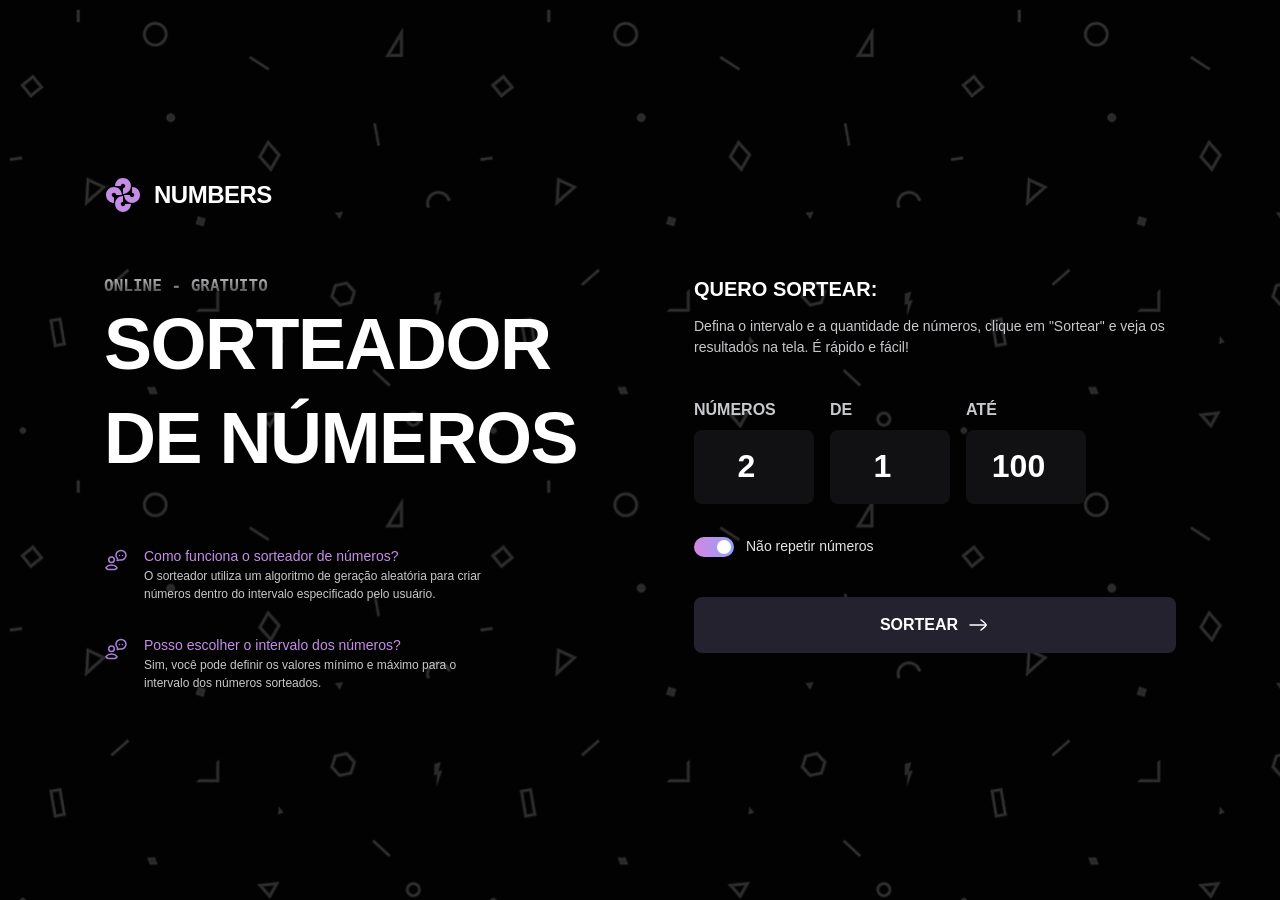
<file: I am/index.html>
<!DOCTYPE html>
<html lang="pt-BR">
<head>
    <meta charset="UTF-8">
    <meta name="viewport" content="width=device-width, initial-scale=1.0">
    <link rel="stylesheet" href="style.css">
    <title>Sorteador de Números</title>
</head>

<body>
    <div class="container-info">
        <header class="logo">
            <img src="img/logo.svg" alt="logo">
            <span>NUMBERS</span>
        </header>

        <main class="main-content">
            <section class="left-panel">
                <span class="subtitle">ONLINE - GRATUITO</span>
                <h1 class="title">SORTEADOR<br>DE NÚMEROS</h1>

                <div class="question">
                    <div class="question-item" id="as">
                        <div class="question-icon">
                            <img src="img/personQuestion.svg" alt="Ícone de pergunta">
                        </div>
                        <div class="question-text">
                            <h3>Como funciona o sorteador de números?</h3>
                            <p>O sorteador utiliza um algoritmo de geração aleatória para criar números dentro do intervalo especificado pelo usuário.</p>
                        </div>
                    </div>
                    <div class="question-item" id="what">
                        <div class="question-icon">
                            <img src="img/personQuestion.svg" alt="Ícone de pergunta">
                        </div>
                        <div class="question-text">
                            <h3>Posso escolher o intervalo dos números?</h3>
                            <p>Sim, você pode definir os valores mínimo e máximo para o intervalo dos números sorteados.</p>
                        </div>
                    </div>
                </div>
            </section>

            <section class="right-panel">
                <div class="container-form">
                    <h2>QUERO SORTEAR:</h2>
                    <p>Defina o intervalo e a quantidade de números, clique em "Sortear" e veja os resultados na tela. É rápido e fácil!</p>

                    <div class="input-ground">
                        <div class="input-box">
                            <label>NÚMEROS</label>
                            <input type="number" id="qtd" value="2" min="1">
                        </div>
                        <div class="input-box">
                            <label>DE</label>
                            <input type="number" id="min" value="1" min="0">
                        </div>
                        <div class="input-box">
                            <label>ATÉ</label>
                            <input type="number" id="max" value="100" min="1">
                        </div>
                    </div>

                    <div class="option">
                        <label class="switch">
                            <input type="checkbox" id="no-repeat" checked="true">
                            <span class="slider"></span>
                        </label>
                        <span class="option-text">Não repetir números</span>
                    </div>

                    <button class="button-sortear">
                        SORTEAR
                        <img src="img/seta.svg" alt="Sortear">
                    </button>

                </div>

                <div class="container-result">
                    <h3 class="result-title">RESULTADO DO SORTEIO</h3>
                    <P class="result-subtitle">1° RESULTADO</P>

                    <div class="result-numbers" id="result-numbers">
                        <button class="again-button">
                           SORTEAR NOVAMENTE
                          <img src="img/again.svg" alt="Sortear Novamente">
                        </button>
                    </div>
                </div>
            </section>
        </main>
    </div>

    <script src="script.js"></script>
</body>
</html>
</file>
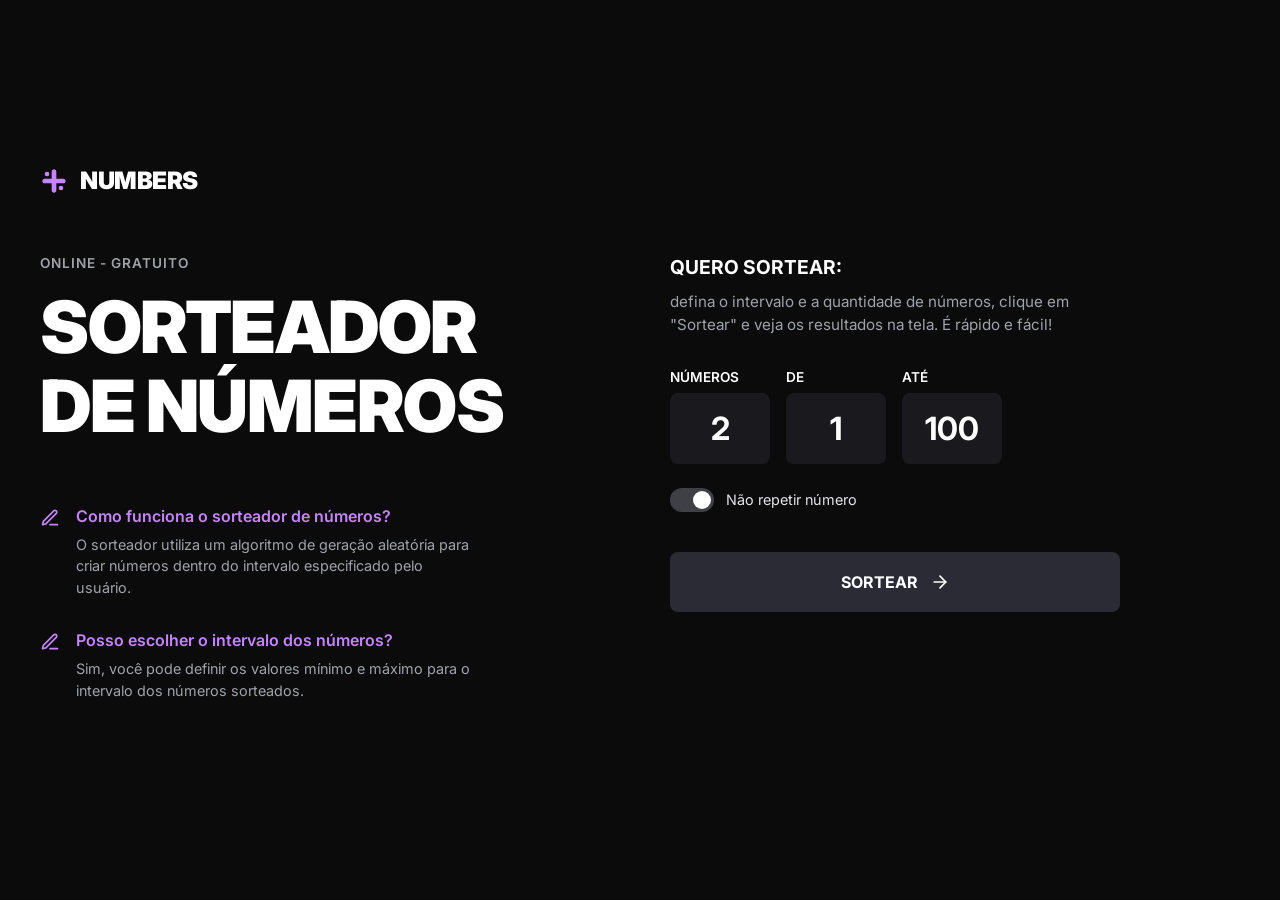
<file: IA/index.html>
<!DOCTYPE html>
<html lang="pt-BR">
<head>
    <meta charset="UTF-8">
    <meta name="viewport" content="width=device-width, initial-scale=1.0">
    <title>Sorteador de Números</title>
    <link rel="stylesheet" href="style.css">
    <link rel="preconnect" href="https://fonts.googleapis.com">
    <link rel="preconnect" href="https://fonts.gstatic.com" crossorigin>
    <link href="https://fonts.googleapis.com/css2?family=Inter:wght@400;500;700;900&display=swap" rel="stylesheet">
</head>
<body>

    <div class="container">
        <header class="logo">
            <svg width="28" height="28" viewBox="0 0 24 24" fill="none" xmlns="http://www.w3.org/2000/svg">
                <path d="M12 2C10.8954 2 10 2.89543 10 4V10H4C2.89543 10 2 10.8954 2 12C2 13.1046 2.89543 14 4 14H10V20C10 21.1046 10.8954 22 12 22C13.1046 22 14 21.1046 14 20V14H20C21.1046 14 22 13.1046 22 12C22 10.8954 21.1046 10 20 10H14V4C14 2.89543 13.1046 2 12 2Z" fill="#C684FF"/>
                <circle cx="6" cy="6" r="2" fill="#C684FF"/>
                <circle cx="18" cy="18" r="2" fill="#C684FF"/>
            </svg>
            <span>NUMBERS</span>
        </header>

        <main class="main-content">
            <section class="left-panel">
                <span class="badge">ONLINE - GRATUITO</span>
                <h1 class="title">SORTEADOR<br>DE NÚMEROS</h1>

                <div class="faq">
                    <div class="faq-item">
                        <div class="faq-icon">
                            <svg width="20" height="20" viewBox="0 0 24 24" fill="none" stroke="#C684FF" stroke-width="2" stroke-linecap="round" stroke-linejoin="round"><path d="M12 20h9"></path><path d="M16.5 3.5a2.121 2.121 0 0 1 3 3L7 19l-4 1 1-4L16.5 3.5z"></path></svg>
                        </div>
                        <div class="faq-text">
                            <h3>Como funciona o sorteador de números?</h3>
                            <p>O sorteador utiliza um algoritmo de geração aleatória para criar números dentro do intervalo especificado pelo usuário.</p>
                        </div>
                    </div>

                    <div class="faq-item">
                        <div class="faq-icon">
                            <svg width="20" height="20" viewBox="0 0 24 24" fill="none" stroke="#C684FF" stroke-width="2" stroke-linecap="round" stroke-linejoin="round"><path d="M12 20h9"></path><path d="M16.5 3.5a2.121 2.121 0 0 1 3 3L7 19l-4 1 1-4L16.5 3.5z"></path></svg>
                        </div>
                        <div class="faq-text">
                            <h3>Posso escolher o intervalo dos números?</h3>
                            <p>Sim, você pode definir os valores mínimo e máximo para o intervalo dos números sorteados.</p>
                        </div>
                    </div>
                </div>
            </section>

            <section class="right-panel">
                
                <div id="form-card" class="card">
                    <h2>QUERO SORTEAR:</h2>
                    <p class="desc">defina o intervalo e a quantidade de números, clique em "Sortear" e veja os resultados na tela. É rápido e fácil!</p>

                    <div class="input-group">
                        <div class="input-box">
                            <label>NÚMEROS</label>
                            <input type="number" id="qtd" value="2" min="1">
                        </div>
                        <div class="input-box">
                            <label>DE</label>
                            <input type="number" id="min" value="1" min="0">
                        </div>
                        <div class="input-box">
                            <label>ATÉ</label>
                            <input type="number" id="max" value="100" min="1">
                        </div>
                    </div>

                    <div class="toggle-group">
                        <label class="switch">
                            <input type="checkbox" id="no-repeat" checked>
                            <span class="slider"></span>
                        </label>
                        <span class="toggle-label">Não repetir número</span>
                    </div>

                    <button class="btn-action" id="btn-sortear">
                        SORTEAR 
                        <svg width="20" height="20" viewBox="0 0 24 24" fill="none" stroke="currentColor" stroke-width="2" stroke-linecap="round" stroke-linejoin="round"><line x1="5" y1="12" x2="19" y2="12"></line><polyline points="12 5 19 12 12 19"></polyline></svg>
                    </button>
                </div>

                <div id="result-card" class="card" style="display: none;">
                    <h2 class="result-title">RESULTADO DO SORTEIO</h2>
                    <p class="result-subtitle" id="sorteio-num">1º RESULTADO</p>

                    <div class="drawn-numbers" id="drawn-numbers">
                        </div>

                    <button class="btn-action" id="btn-sortear-novamente">
                        SORTEAR NOVAMENTE 
                        <svg width="20" height="20" viewBox="0 0 24 24" fill="none" stroke="currentColor" stroke-width="2" stroke-linecap="round" stroke-linejoin="round"><path d="M3 12a9 9 0 1 0 9-9 9.75 9.75 0 0 0-6.74 2.74L3 8"></path><path d="M3 3v5h5"></path></svg>
                    </button>
                </div>

            </section>
        </main>
    </div>

    <script src="script.js"></script>
</body>
</html>
</file>
<file: I am/style.css>
/* ========================================= */
/* RESET E FONTES BÁSICAS */
/* ========================================= */

@import url(https://fonts.google.com/specimen/Sora?query=sora&specimen.preview.text=Whereas+recognition+of+the+inherent+dignity);
@import url(https://fonts.google.com/specimen/Roboto+Mono?query=roboto+mono);
@import url(https://fonts.google.com/specimen/Roboto+Flex?query=roboto+flex);

*{
    margin: 0;
    padding: 0;
    box-sizing: border-box;
    font-family: 'Sora', sans-serif;
}

body{
    background: url(img/linha.svg);
    background-size: cover;
    background-color: #020202;
    color: #FFFFFF; 
    min-height: 100vh;
    display: flex;
    justify-content: center;
    align-items: center;
    padding: 2rem;
}

.container{
    max-width: 1200px;
    width: 100%;
}  

/* ========================================= */
/* CABEÇALHO (LOGO) */
/* ========================================= */

.logo{
    display: flex;
    align-items: center;
    gap: 12px;
    margin-bottom: 60px;
}

.logo span{
    font-size: 1.5rem;
    font-weight: 900;
    letter-spacing: -0.5px;
}

/* ========================================= */
/* LOYOUT PRINCIPAL (DIVISÃO DE COLUNAS) */
/* ========================================= */

.main-content{
    display: flex;
    justify-content: space-between;
    gap: 108px;
    flex-wrap: wrap;
}

.left-panel, .right-panel{
    flex: 1;
    max-width: 508px;
    min-width: 482px;
}

/* ========================================= */
/* PAINEL ESQUERDO (TEXT E QUESTIONS) */
/* ========================================= */

.subtitle{
    font-family: 'Roboto Mono', monospace;
    background: linear-gradient(#C7C9CC 0%, #3D3D3D 100%);
    -webkit-background-clip: text;
    -webkit-text-fill-color: transparent;
    font-size: 16px;
    line-height: 150%;
    font-weight: 700;
    /* letter-spacing: 1px; */
    text-transform: uppercase;
    /* display: block; */
    /* margin-bottom: 16px; */
}

.title {
    font-size: 72px;
    line-height: 130%;
    font-weight: 800;
    text-transform: uppercase;
    letter-spacing: -1.5px;
    margin-bottom: 60px;
}

.question-item {
    font-family: 'Roboto Flex', sans-serif;
    display: flex;
    gap: 16px;
    margin-bottom: 32px;
}

.question-icon {
    margin-top: 2px;
}

.question-icon img {
    width: 24px;
    height: 24px;
    /* Este filtro converte branco para o roxo #C58DE7 */
    filter: invert(75%) sepia(45%) saturate(450%) hue-rotate(225deg) brightness(230%) contrast(95%);
    opacity: 0.9;
}

.question-text h3 {
    color: #C58DE7;
    font-size: 14px;
    line-height: 150%;
    font-weight: 500;
    text-transform: default;
    /* margin-bottom: 8px; */
}

.question-text p {
    color: #C7C9CC;
    font-size: 12px;
    line-height: 150%;
    font-weight: 500;
    text-transform: default;
    max-width: 358px;
}

/* ========================================= */
/* PAINEL DIREITO (FORMULÁRIO) */
/* ========================================= */

.container-form h2 {
    font-family: 'Roboto Flex', sans-serif;
    font-size: 20px;
    font-weight: 700;
    line-height: 150%;
    text-transform: default;
    margin-bottom: 12px;
}

.container-form p {
    color: #C7C9CC;
    font-size: 14px;
    line-height: 150%;
    font-weight: 500;
    text-transform: default;
    margin-bottom: 40px;
    max-width: 482px;
}

.input-ground {
    display: flex;
    gap: 16px;
    margin-bottom: 32px;
}

.input-box {
    display: flex;
    flex-direction: column;
    gap: 8px;
    flex: 1;
    max-width: 120px;
}

.input-box label {
    font-size: 16px;
    font-weight: 700;
    line-height: 150%;
    color: #C7C9CC;
}

.input-box input {
    background-color: #111012;
    border: none;
    color: #FFFFFF;
    font-size: 32px;
    font-weight: 700;
    line-height: 130%;
    text-transform: uppercase;
    text-align: center;
    padding: 16px 8px;
    border-radius: 8px;
    outline: none;
    transition: background-color 0.2s ease;
}

.input-box input:focus {
    background-color: #25252A;
}

/* Ocultar setas padrão dos inputs numéricos */
.inout-box input[type=number]::-webkit-inner-spin-button,
.input-box input[type=number]::-webkit-outer-spin-button {
    -webkit-appearance: none;
    margin: 0;
}
.input-box input[type=number] {
    -moz-appearance: textfield;
}

/* ========================================= */
/* SWITCH (NÃO REPETIR NÚMERO) E ANIMAÇÃO */
/* ========================================= */

.option {
    display: flex;
    align-items: center;
    gap: 12px;
    margin-bottom: 40px;
}

.switch {
    position: relative;
    display: inline-block;
    width: 40px;
    height: 20px;
}

.switch input {
    opacity: 0;
    width: 0;
    height: 0;
}

.slider {
    position: absolute;
    cursor: pointer;
    top: 0;
    left: 0;
    right: 0;
    bottom: 0;
    background-color: #3f3f46;
    transition: 0.4s;
    border-radius: 34px;
}

.slider:before {
    position: absolute;
    content: "";
    height: 14px;
    width: 14px;
    left: 3px;
    bottom: 3px;
    background-color: white;
    transition: 0.4s;
    border-radius: 50%;
}  

input:checked + .slider {
    background: linear-gradient(to right, #D586E0 0%, #91A1FA 98.93%);
}

input:checked + .slider:before {
    transform: translateX(20px);
}

.option-text {
    font-family: 'Roboto Flex', sans-serif;
    font-size: 14px;
    line-height: 150%;
    font-weight: 500;
    color: #E4E4E7;
}

/* ========================================= */
/* BOTÃO DE SORTEAR (HOVER) */
/* ========================================= */
.button-sortear {
    background-color: #24222E;
    color: #FFFFFF;
    border: none;
    width: 100%;
    max-width: 482px;
    padding: 16px;
    font-size: 16px;
    font-weight: 700;
    border-radius: 8px;
    cursor: pointer;
    display: flex;
    justify-content: center;
    align-items: center;
    gap: 8px;
    text-transform: uppercase;
    transition: background-color 0.2s ease, transform 0.1s ease;
}

.button-sortear img,
.button-sortear svg {
    background: transparent;
}

.button-sortear:hover {
    background-color: #3A3A45;
    transform: translateY(-2px);
}

.button-sortear:active {
    transform: scale(0.98);
}

/* ========================================= */
/* RESPONSIVIDADE (CELULARES) */
/* ========================================= */
@media (max-width: 768px) {

    .title {
        font-size: 3rem;
    }

    .input-ground {
        flex-direction: column;
    }

    .input-box {
        max-width: 100%;
    }
}



/* ========================================= */
/* TELA DE RESULTADOS E ANIMAÇÃO */
/* ========================================= */

.container-result {
    display: none;
    flex-direction: column;
    align-items: center;
    justify-content: center;
    text-align: center;
    width: 100%;
}

.result-title {
    font-size: 1.25rem;
    font-weight: 700;
    margin-bottom: 8px;
    letter-spacing: 1px;
}

.result-subtitle {
    color: #9FA3A9;
    font-size: 0.95rem;
    font-weight: 600;
    letter-spacing: 1px;
    margin-bottom: 60px;
}

.result-numbers {
    display: flex;
    justify-content: center;
    flex-wrap: wrap;
    gap: 30px;
    /* font-size: 4.5rem; */
    /* font-weight: 700; */
    /* color: #C684FF; */
    margin-bottom: 60px;
    min-height: 120px;
}

.number-box {
    position: relative;
    display: flex;
    justify-content: center;
    align-items: center;
    width: 100px;
    height: 100px;
}

.bg-shape {
    position: absolute;
    width: 100%;
    height: 100%;
    background: linear-gradient(135deg, #D586E0 0%, #91A1FA 98.93%);
    border-radius: 20%;
    opacity: 0;
    transform: scale(0) rotate(0deg);
    animation: popShape 1.5s ease-in-out forwards;
}

.num-text {
    position: relative;
    font-size: 4.5rem;
    font-weight: 700;
    color: transparent;
    transform: scale(0);
    z-index: 2;
    animation: popText 1.5s ease-in-out forwards;
}

.again-button {
    background-color: #24222E;
    color: #FFFFFF;
    border: none;
    width: 100%;
    max-width: 482px;
    padding: 16px;
    font-size: 16px;
    font-weight: 700;
    border-radius: 8px;
    cursor: pointer;
    display: flex;
    justify-content: center;
    align-items: center;
    gap: 8px;
    text-transform: uppercase;
    transition: background-color 0.3s ease, transform 0.1s ease;

    opacity: 0;
    transform: translateY(20px);
}

.again-button:hover {
    background-color: #3A3A45;
}

.again-button.show {
    animation: fadeInUp 0.5s ease forwards;
}

/* --- KEYFRAMES (As regras da animação quadro a quadro) --- */

/* Animação do fundo roxo: aparece girando, fica, depois some encolhendo */
@keyframes popShape {
    0% { opacity: 0; transform: scale(0) rotate(0deg); }
    20% { opacity: 1; transform: scale(1) rotate(45deg); }
    80% { opacity: 1; transform: scale(1) rotate(45deg); }
    100% { opacity: 0; transform: scale(0) rotate(90deg); }
}

/* Animação do número: aparece preto (cor do fundo), depois fica roxo */
@keyframes popText {
    0% { color: transparent; transform: scale(0); }
    20% { color: #0B0B0C; transform: scale(1); } /* Cor escura do body, parece "vazado" */
    80% { color: #0B0B0C; transform: scale(1); }
    100% { color: #C684FF; transform: scale(1); } /* Fica roxo no final */
}

/* Animação de entrada do botão final */
@keyframes fadeInUp {
    to { opacity: 1; transform: translateY(0); }
}
</file>
<file: IA/style.css>
/* Reset e Layout Básico (Mantido igual) */
* {
    margin: 0;
    padding: 0;
    box-sizing: border-box;
    font-family: 'Inter', sans-serif;
}

body {
    background-color: #0B0B0C;
    color: #FFFFFF;
    min-height: 100vh;
    display: flex;
    justify-content: center;
    align-items: center;
    padding: 2rem;
}

.container {
    max-width: 1200px;
    width: 100%;
}

.logo {
    display: flex;
    align-items: center;
    gap: 12px;
    margin-bottom: 60px;
}

.logo span {
    font-size: 1.5rem;
    font-weight: 900;
    letter-spacing: -0.5px;
}

.main-content {
    display: flex;
    justify-content: space-between;
    gap: 60px;
    flex-wrap: wrap;
}

.left-panel, .right-panel {
    flex: 1;
    min-width: 300px;
}

/* Coluna da Esquerda (Mantida igual) */
.badge {
    color: #9FA3A9;
    font-size: 0.85rem;
    font-weight: 600;
    letter-spacing: 1px;
    text-transform: uppercase;
    display: block;
    margin-bottom: 16px;
}

.title {
    font-size: 4.5rem;
    font-weight: 900;
    line-height: 1.1;
    letter-spacing: -1.5px;
    margin-bottom: 60px;
}

.faq-item {
    display: flex;
    gap: 16px;
    margin-bottom: 32px;
}

.faq-icon {
    margin-top: 2px;
}

.faq-text h3 {
    color: #C684FF;
    font-size: 1rem;
    font-weight: 600;
    margin-bottom: 8px;
}

.faq-text p {
    color: #9FA3A9;
    font-size: 0.9rem;
    line-height: 1.5;
    max-width: 400px;
}

/* --- Cartões (Formulário e Resultado) --- */
.card {
    width: 100%;
    max-width: 450px;
}

.card h2 {
    font-size: 1.2rem;
    font-weight: 700;
    margin-bottom: 12px;
}

.card .desc {
    color: #9FA3A9;
    font-size: 0.95rem;
    line-height: 1.5;
    margin-bottom: 32px;
}

/* Inputs do Formulário */
.input-group {
    display: flex;
    gap: 16px;
    margin-bottom: 24px;
}

.input-box {
    display: flex;
    flex-direction: column;
    gap: 8px;
    width: 100px; 
}

.input-box label {
    font-size: 0.85rem;
    font-weight: 600;
    color: #FFFFFF;
}

.input-box input {
    background-color: #1A1A1E;
    border: none;
    color: #FFFFFF;
    font-size: 2rem;
    font-weight: 700;
    text-align: center;
    padding: 16px 8px;
    border-radius: 8px;
    outline: none;
    transition: background-color 0.2s;
}

.input-box input:focus {
    background-color: #25252A;
}

input[type=number]::-webkit-inner-spin-button, 
input[type=number]::-webkit-outer-spin-button { 
    -webkit-appearance: none; 
    margin: 0; 
}
input[type=number] {
    -moz-appearance: textfield;
}

/* Toggle Switch */
.toggle-group {
    display: flex;
    align-items: center;
    gap: 12px;
    margin-bottom: 40px;
}

.switch {
    position: relative;
    display: inline-block;
    width: 44px;
    height: 24px;
}

.switch input {
    opacity: 0;
    width: 0;
    height: 0;
}

.slider {
    position: absolute;
    cursor: pointer;
    top: 0;
    left: 0;
    right: 0;
    bottom: 0;
    background-color: #3f3f46;
    transition: .4s;
    border-radius: 34px;
}

.slider:before {
    position: absolute;
    content: "";
    height: 18px;
    width: 18px;
    left: 3px;
    bottom: 3px;
    background-color: white;
    transition: .4s;
    border-radius: 50%;
}

input:checked + .slider {
    background-color: linear-gradient(to right, #D586E0 0%, #91A1FA 100%);
}

input:checked + .slider:before {
    transform: translateX(20px);
}

.toggle-label {
    font-size: 0.9rem;
    color: #E4E4E7;
}

/* Botões Padrão (Serve para Sortear e Sortear Novamente) */
.btn-action {
    background-color: #2B2B36;
    color: #FFFFFF;
    border: none;
    width: 100%;
    padding: 20px;
    font-size: 1rem;
    font-weight: 700;
    border-radius: 8px;
    cursor: pointer;
    display: flex;
    justify-content: center;
    align-items: center;
    gap: 12px;
    transition: background-color 0.2s;
}

.btn-action:hover {
    background-color: #3f3f4e;
}

/* --- TELA DE RESULTADO ESPECÍFICA --- */
#result-card {
    flex-direction: column;
    align-items: center;
    justify-content: center;
    text-align: center;
    margin: auto;
}

.result-title {
    font-size: 1.4rem !important;
    margin-bottom: 8px !important;
}

.result-subtitle {
    color: #9FA3A9;
    font-size: 0.85rem;
    font-weight: 600;
    letter-spacing: 1px;
    margin-bottom: 40px;
}

.drawn-numbers {
    display: flex;
    justify-content: center;
    flex-wrap: wrap;
    gap: 20px;
    font-size: 4.5rem;
    font-weight: 700;
    color: #C684FF;
    margin-bottom: 50px;
}

/* Responsividade */
@media (max-width: 768px) {
    .title {
        font-size: 3rem;
    }
    
    .input-group {
        flex-direction: column;
    }
    
    .input-box {
        width: 100%;
    }
}

/* ========================================= */
/* --- ANIMAÇÕES DA TELA DE RESULTADOS --- */
/* ========================================= */

#result-card {
    display: flex;
    flex-direction: column;
    align-items: center;
    justify-content: center;
    text-align: center;
    margin: auto;
}

.drawn-numbers {
    display: flex;
    justify-content: center;
    flex-wrap: wrap;
    gap: 30px;
    margin-bottom: 50px;
    min-height: 120px; /* Mantém a altura para os elementos não pularem na tela */
}

/* Caixa individual que segura o fundo animado e o número */
.number-result {
    position: relative;
    display: inline-flex;
    justify-content: center;
    align-items: center;
    width: 100px;
    height: 100px;
}

/* O fundo roxo que rotaciona e depois some */
.bg-shape {
    position: absolute;
    width: 100%;
    height: 100%;
    background-color: #C684FF;
    border-radius: 24px;
    /* Começa invisível e pequeno */
    transform: scale(0) rotate(45deg);
    opacity: 0;
    /* Executa a animação 'shapeReveal' com duração de 2s */
    animation: shapeReveal 2s forwards;
}

/* O texto numérico que muda de cor */
.num-text {
    position: relative;
    font-size: 4.5rem;
    font-weight: 700;
    /* Começa invisível e pequeno junto com o fundo */
    color: transparent;
    transform: scale(0);
    /* Executa a animação 'textReveal' sincronizada com o fundo */
    animation: textReveal 2s forwards;
}

/* Animação do Fundo Roxo */
@keyframes shapeReveal {
    0%   { transform: scale(0) rotate(45deg); opacity: 0; }
    15%  { transform: scale(1.1) rotate(45deg); opacity: 1; } /* Dá um leve pulo pra frente */
    25%  { transform: scale(1) rotate(45deg); opacity: 1; }   /* Volta ao tamanho normal */
    70%  { transform: scale(1) rotate(45deg); opacity: 1; }   /* Fica na tela por um tempo */
    100% { transform: scale(1) rotate(45deg); opacity: 0; }   /* Some suavemente */
}

/* Animação do Texto (Sincronizada) */
@keyframes textReveal {
    0%   { transform: scale(0); color: transparent; }
    15%  { transform: scale(1.1); color: #0B0B0C; } /* Fica da cor do fundo escuro da página */
    25%  { transform: scale(1); color: #0B0B0C; }
    70%  { transform: scale(1); color: #0B0B0C; }
    100% { transform: scale(1); color: #C684FF; } /* Muda para roxo quando o fundo roxo some */
}

/* Animação de entrada do botão de Sortear Novamente */
.fade-in-up {
    opacity: 0;
    transform: translateY(20px);
    animation: fadeInUp 0.5s forwards;
}

@keyframes fadeInUp {
    to { opacity: 1; transform: translateY(0); }
}
</file>
